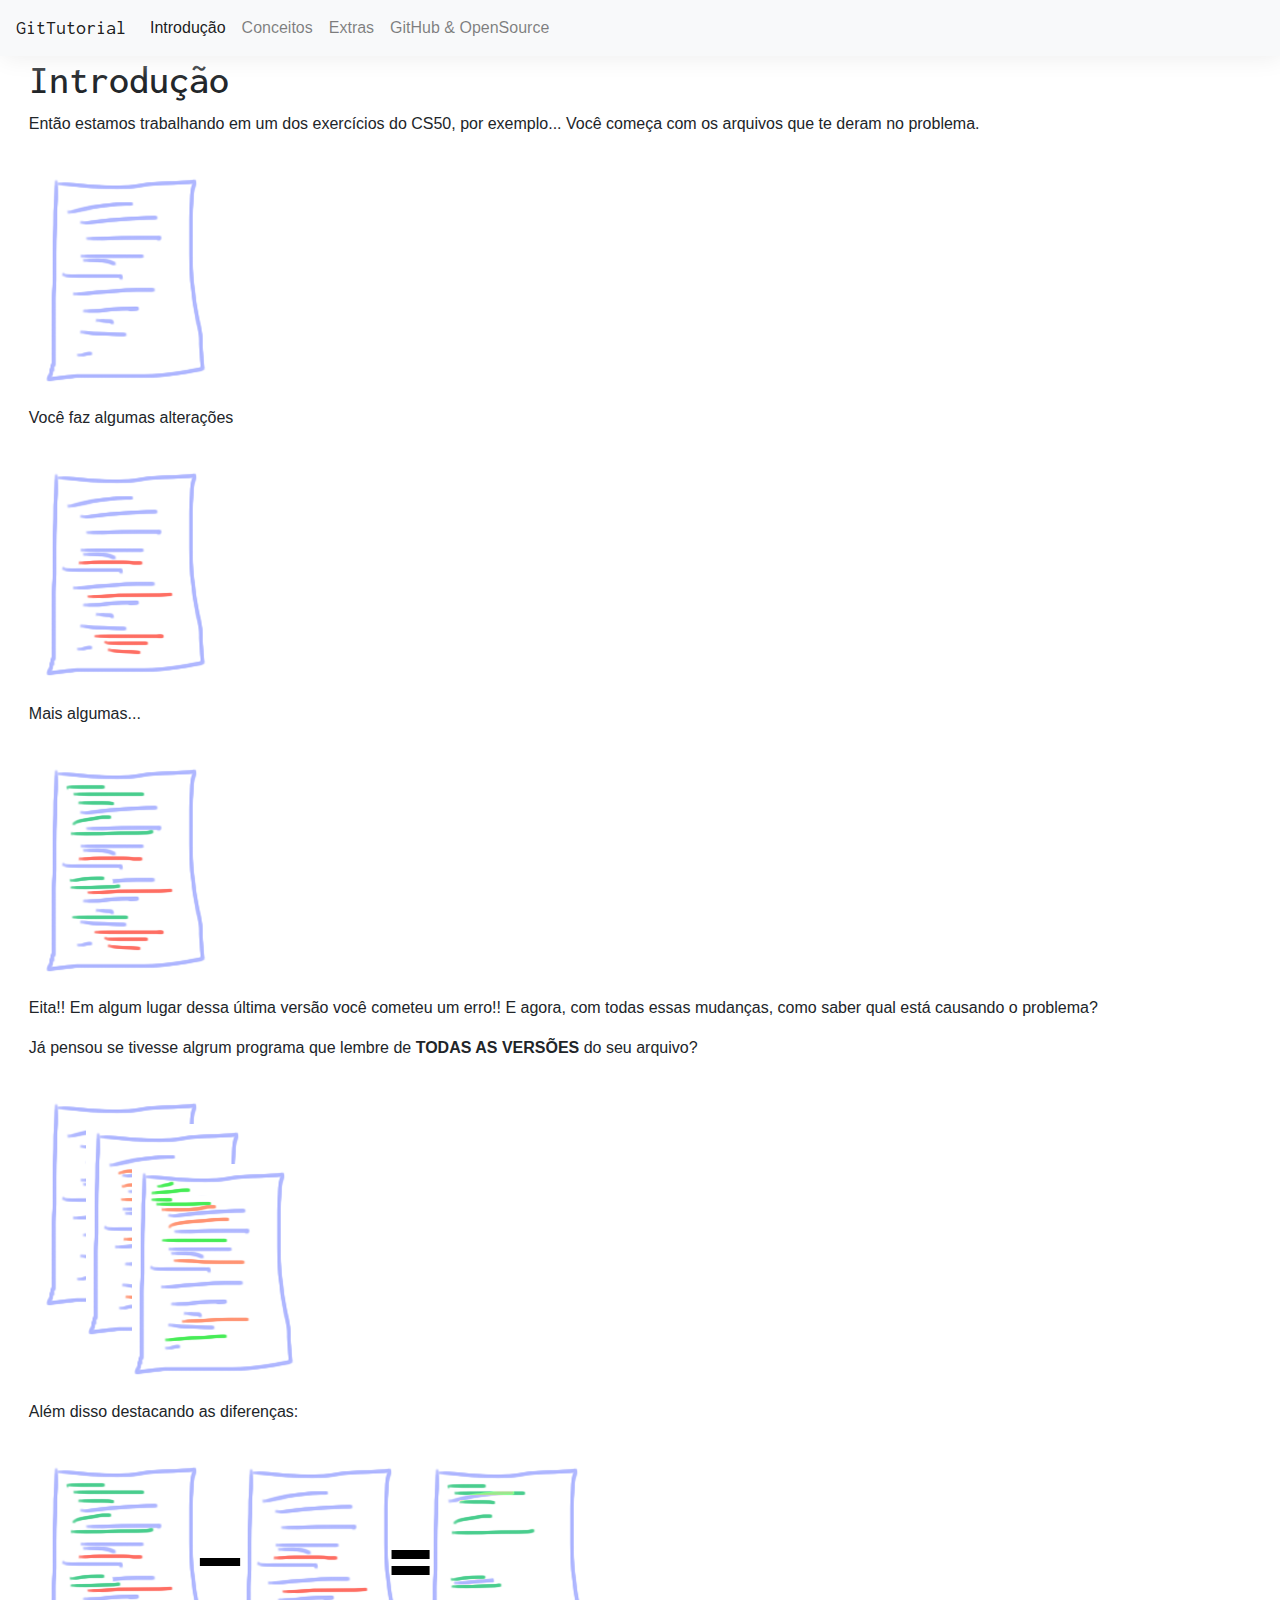
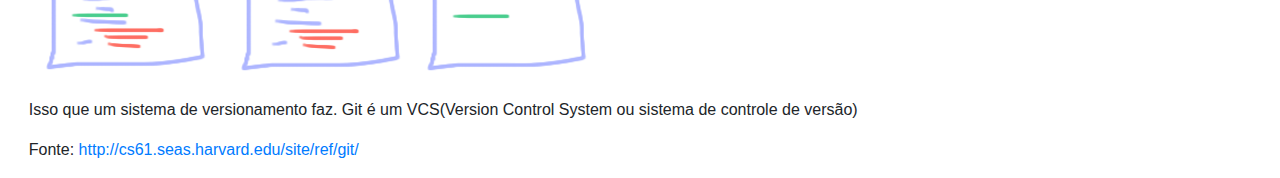
<file: index.html>
<!DOCTYPE html>
<html lang="en">
    <head>
        <link href="https://stackpath.bootstrapcdn.com/bootstrap/4.5.0/css/bootstrap.min.css"
         rel="stylesheet">
        <link href="styles.css" rel="stylesheet">
        <title>Git tutorial - MLEAL</title>
        <meta name="viewport" content="width=device-width, initial-scale=1.0" />
    </head>
    <body>
        <nav class="navbar navbar-expand-lg navbar-light bg-light shadowed">
            <a class="navbar-brand" href="#">GitTutorial</a>
            <button
              class="navbar-toggler"
              type="button"
              data-toggle="collapse"
              data-target="#navbarSupportedContent"
              aria-controls="navbarSupportedContent"
              aria-expanded="false"
              aria-label="Toggle navigation"
            >
              <span class="navbar-toggler-icon"></span>
            </button>

            <div class="collapse navbar-collapse" id="navbarSupportedContent">
              <ul class="navbar-nav mr-auto">
                <li class="nav-item active">
                  <a class="nav-link" href="#">Introdução <span class="sr-only">(select)</span></a>
                </li>
                <li class="nav-item">
                  <a class="nav-link" href="conceitos.html">Conceitos</a>
                </li>               
                <li class="nav-item">
                  <a class="nav-link" href="extras.html">Extras</a>
                </li>
                <li class="nav-item">
                  <a class="nav-link" href="github.html">GitHub & OpenSource</a>
                </li>
              </ul>            
            </div>
          </nav>

          <div class="intro">
            <h1>Introdução</h1>
            <p>Então estamos trabalhando em um dos exercícios do CS50, por exemplo...
              Você começa com os arquivos que te deram no problema.
            </p>
            <img src="imgs/Git001.png" alt="Git inicio">
            <p>Você faz algumas alterações</p>            
            <img src="imgs/Git002.png" alt="Git inicio">
            <p>Mais algumas...</p>
            <img src="imgs/Git003.png" alt="Git inicio">
            <p>Eita!! Em algum lugar dessa última versão você cometeu um erro!! E agora, com todas essas mudanças, como saber qual está causando o problema?</p>

            <p>Já pensou se tivesse algrum programa que lembre de <strong>TODAS AS VERSÕES</strong> do seu arquivo?</p>
            
            <img src="imgs/Git004.png" alt="Git inicio">
            <p>Além disso destacando as diferenças:</p>
            
            <img src="imgs/Git005.png" alt="Git inicio">

            <p>Isso que um sistema de versionamento faz. Git é um VCS(Version Control System ou sistema de controle de versão)</p>
            
            <p><en>Fonte: <a href="http://cs61.seas.harvard.edu/site/ref/git/" target="_blank">http://cs61.seas.harvard.edu/site/ref/git/</a></en></p>

            <script src="interactions.js"></script>
          </div>
    </body>
</html>
</file>
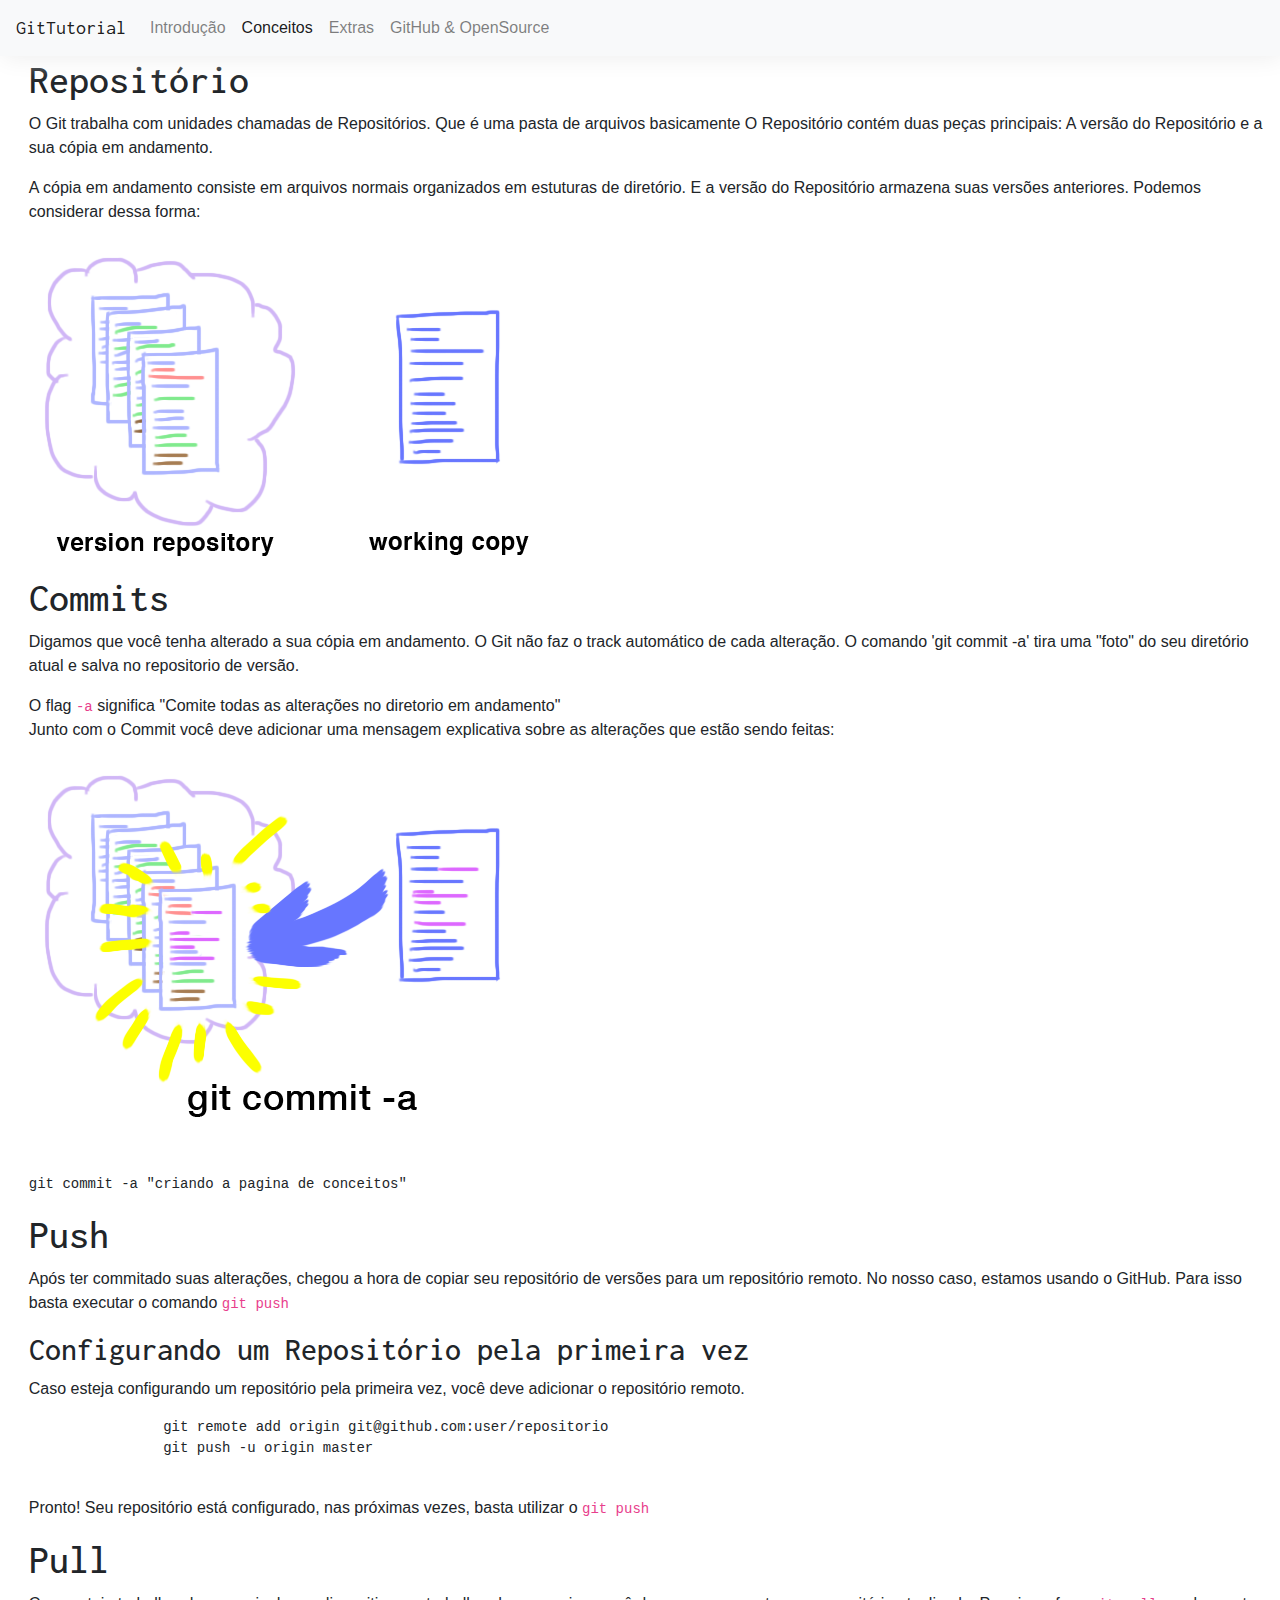
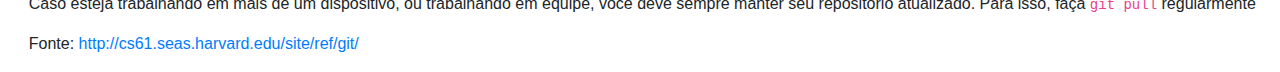
<file: conceitos.html>
<!DOCTYPE html>
<html lang="en">
    <head>
        <link href="https://stackpath.bootstrapcdn.com/bootstrap/4.5.0/css/bootstrap.min.css" rel="stylesheet">
        <link href="styles.css" rel="stylesheet">
        <title>Git tutorial - MLEAL</title>
        <meta name="viewport" content="width=device-width, initial-scale=1.0" />
    </head>
    <body>
        <nav class="navbar navbar-expand-lg navbar-light bg-light shadowed">
            <a class="navbar-brand" href="#">GitTutorial</a>
            <button class="navbar-toggler" type="button" data-toggle="collapse" data-target="#navbarSupportedContent" aria-controls="navbarSupportedContent" aria-expanded="false" aria-label="Toggle navigation">
              <span class="navbar-toggler-icon"></span>
            </button>
          
            <div class="collapse navbar-collapse" id="navbarSupportedContent">
              <ul class="navbar-nav mr-auto">
                <li class="nav-item">
                  <a class="nav-link" href="index.html">Introdução </a>
                </li>
                <li class="nav-item active">
                  <a class="nav-link" href="#">Conceitos<span class="sr-only">(select)</span></a>
                </li>               
                <li class="nav-item">
                  <a class="nav-link" href="extras.html">Extras</a>
                </li>
                <li class="nav-item">
                  <a class="nav-link" href="github.html">GitHub & OpenSource</a>
                </li>
              </ul>            
            </div>
          </nav>

          <div class="intro">
            <h1>Repositório</h1>
            <p>O Git trabalha com unidades chamadas de <en>Repositórios</en>. Que é uma pasta de arquivos basicamente
            O Repositório contém duas peças principais: A versão do Repositório e a sua cópia em andamento.</p>
                
            <p>A cópia em andamento consiste em arquivos normais organizados em estuturas de diretório. E a versão do Repositório armazena suas versões anteriores.
             Podemos considerar dessa forma:   
            </p>
            <img src="imgs/Git006.png" alt="repositorio vs copia">            

            <h1>Commits</h1>            
            <p>Digamos que você tenha alterado a sua cópia em andamento. O Git não faz o track automático de cada alteração. O comando 'git commit -a' tira uma "foto" do seu diretório atual e salva no repositorio de versão.</p>

            <en><span>O flag <code>-a</code> significa "Comite todas as alterações no diretorio em andamento"</span></en>

            <p>Junto com o Commit você deve adicionar uma mensagem explicativa sobre as alterações que estão sendo feitas:</p>
            
            <img src="imgs/Git010.png" alt="Commit">            

            <pre>git commit -a "criando a pagina de conceitos"</pre>

            <h1>Push</h1>
            <p>Após ter commitado suas alterações, chegou a hora de copiar seu repositório de versões para um repositório remoto.
                No nosso caso, estamos usando o GitHub. Para isso basta executar o comando <code>git push</code>
            </p>
            <h2>Configurando um Repositório pela primeira vez</h2>
            <p>Caso esteja configurando um repositório pela primeira vez, você deve adicionar o repositório remoto.</p>
            <pre>
                git remote add origin git@github.com:user/repositorio
                git push -u origin master
            </pre>

            <p>Pronto! Seu repositório está configurado, nas próximas vezes, basta utilizar o <code>git push</code></p>

            <h1>Pull</h1>    
            <p>Caso esteja trabalhando em mais de um dispositivo, ou trabalhando em equipe, você deve sempre manter seu repositório atualizado.
                Para isso, faça <code>git pull</code> regularmente
            </p>    
            <p><en>Fonte: <a href="http://cs61.seas.harvard.edu/site/ref/git/" target="_blank">http://cs61.seas.harvard.edu/site/ref/git/</a></en></p>
          </div>
          <script src="interactions.js"></script>

    </body>
</html>
</file>
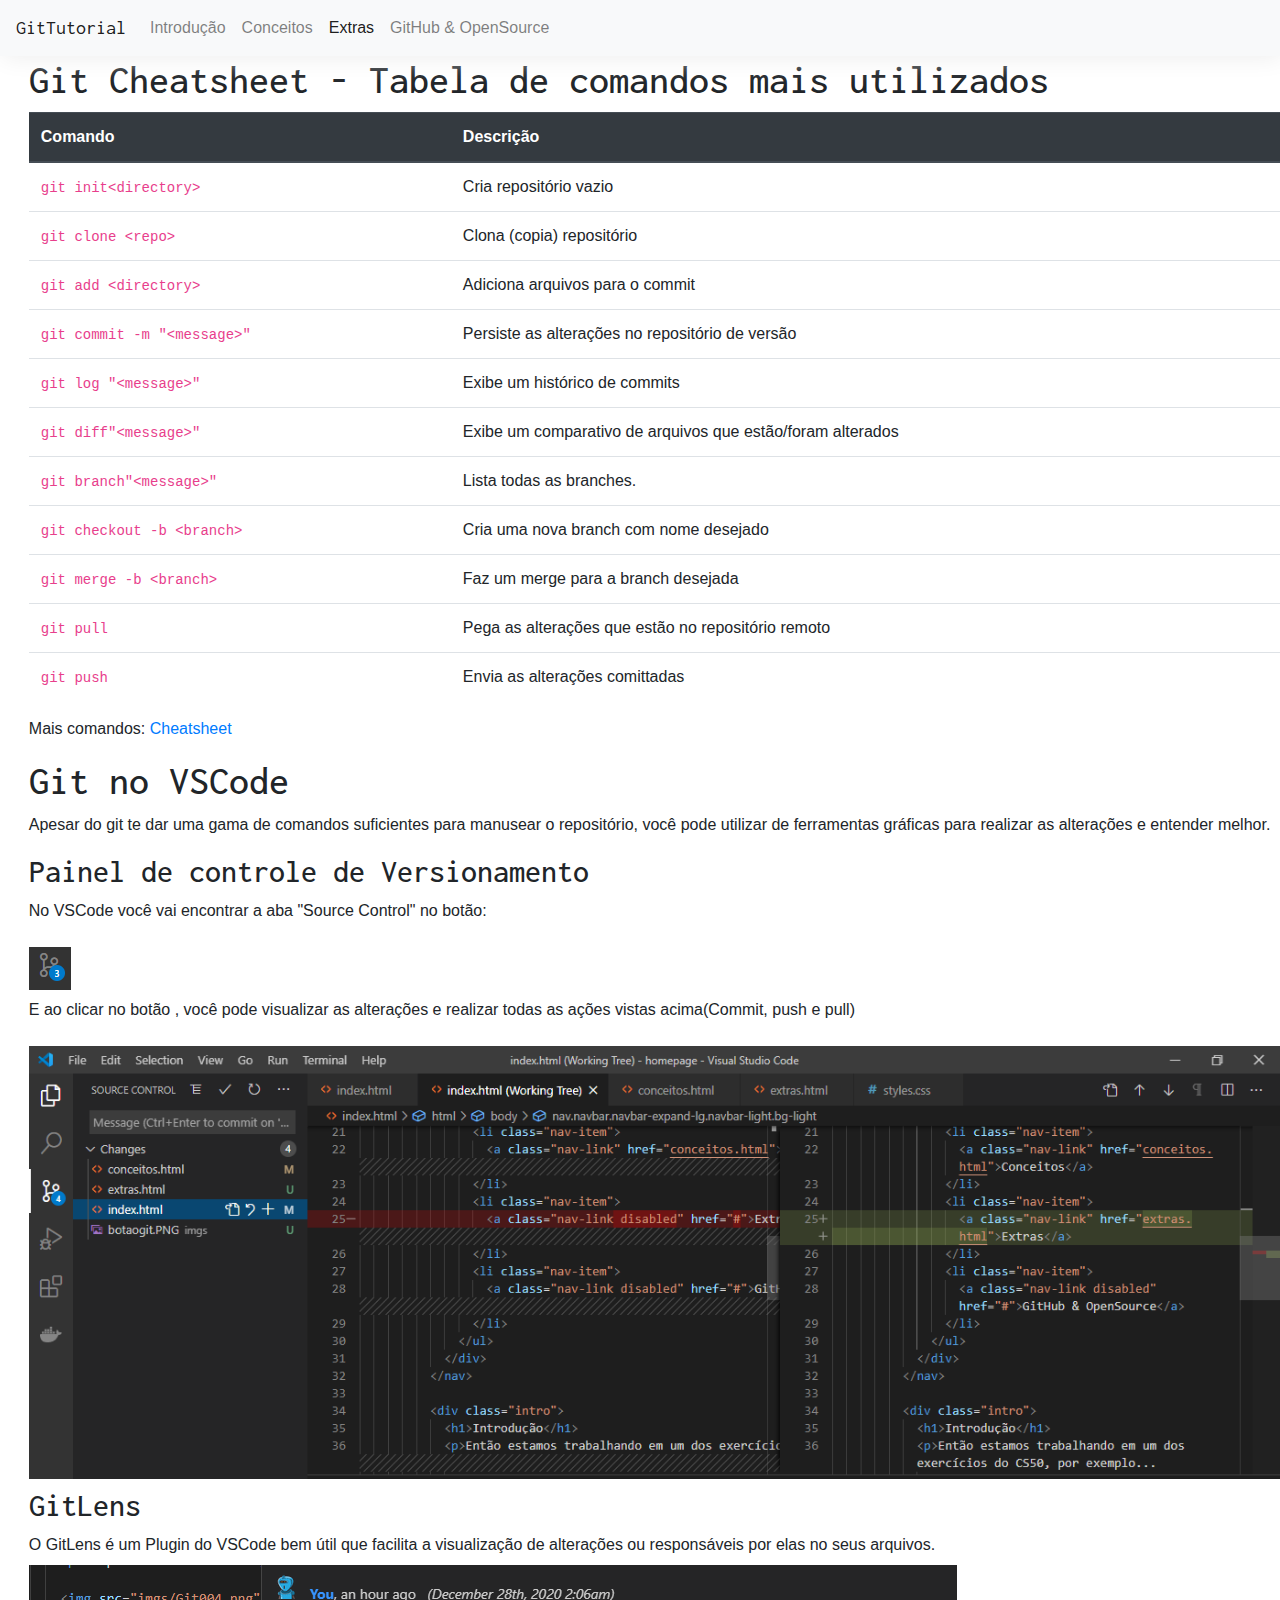
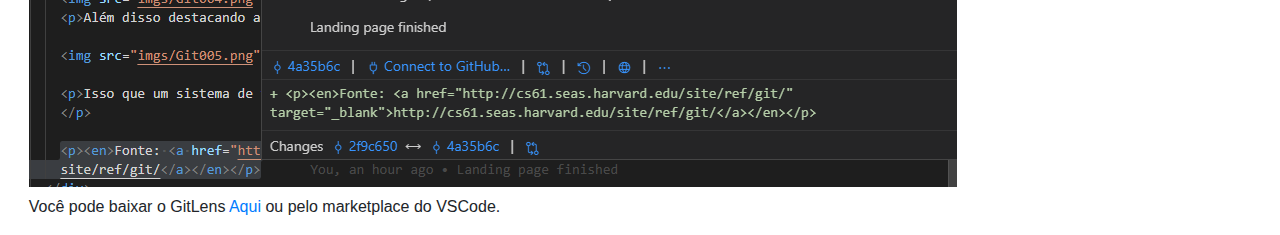
<file: extras.html>
<!DOCTYPE html>
<html lang="en">
    <head>
        <link href="https://stackpath.bootstrapcdn.com/bootstrap/4.5.0/css/bootstrap.min.css" rel="stylesheet">
        <link href="styles.css" rel="stylesheet">
        <title>Git tutorial - MLEAL</title>
        <meta name="viewport" content="width=device-width, initial-scale=1.0" />
    </head>
    <body>
        <nav class="navbar navbar-expand-lg navbar-light bg-light shadowed">
            <a class="navbar-brand" href="#">GitTutorial</a>
            <button class="navbar-toggler" type="button" data-toggle="collapse" data-target="#navbarSupportedContent" aria-controls="navbarSupportedContent" aria-expanded="false" aria-label="Toggle navigation">
              <span class="navbar-toggler-icon"></span>
            </button>
          
            <div class="collapse navbar-collapse" id="navbarSupportedContent">
              <ul class="navbar-nav mr-auto">
                <li class="nav-item">
                  <a class="nav-link" href="index.html">Introdução </a>
                </li>
                <li class="nav-item">
                  <a class="nav-link" href="conceitos.html">Conceitos</a>
                </li>               
                <li class="nav-item active">
                  <a class="nav-link disabled" href="#">Extras<span class="sr-only">(select)</span></a>
                </li>
                <li class="nav-item">
                  <a class="nav-link" href="github.html">GitHub & OpenSource</a>
                </li>
              </ul>            
            </div>
          </nav>

          <div class="intro">
            <h1>Git Cheatsheet - Tabela de comandos mais utilizados</h1>
            <table class="table">
                <thead class="thead-dark">
                    <tr>
                        <th>Comando</th>
                        <th>Descrição</th>
                    </tr>
                </thead>        
                <tbody>
                    <tr>
                        <td><code>git init&lt;directory></code></td>
                        <td>Cria repositório vazio</td>
                    </tr>
                    <tr>
                        <td><code>git clone &lt;repo></code></td>
                        <td>Clona (copia) repositório</td>
                    </tr>
                    <tr>
                        <td><code>git add &lt;directory></code></td>
                        <td>Adiciona arquivos para o commit</td>
                    </tr>
                    <tr>
                        <td><code>git commit -m "&lt;message>"</code></td>
                        <td>Persiste as alterações no repositório de versão</td>
                    </tr>
                    <tr>
                        <td><code>git log "&lt;message>"</code></td>
                        <td>Exibe um histórico de commits</td>
                    </tr>
                    <tr>
                        <td><code>git diff"&lt;message>"</code></td>
                        <td>Exibe um comparativo de arquivos que estão/foram alterados</td>
                    </tr>
                    <tr>
                        <td><code>git branch"&lt;message>"</code></td>
                        <td>Lista todas as branches.</td>
                    </tr>
                    <tr>
                        <td><code>git checkout -b &lt;branch></code></td>
                        <td>Cria uma nova branch com nome desejado</td>
                    </tr>
                    <tr>
                        <td><code>git merge -b &lt;branch></code></td>
                        <td>Faz um merge para a branch desejada</td>
                    </tr>
                    <tr>
                        <td><code>git pull</code></td>
                        <td>Pega as alterações que estão no repositório remoto </td>
                    </tr>
                    <tr>
                        <td><code>git push</code></td>
                        <td>Envia as alterações comittadas</td>
                    </tr>
                </tbody>        
            </table>
            <p><en >Mais comandos:
                <a href="https://www.atlassian.com/git/tutorials/atlassian-git-cheatsheet" target="_blank">Cheatsheet</a>
            </en></p>
            <h1>Git no VSCode</h1>
            <p>
                Apesar do git te dar uma gama de comandos suficientes para manusear o repositório, você pode utilizar de ferramentas gráficas para realizar as alterações e entender melhor.
            </p>
            <h2>Painel de controle de Versionamento</h2>
            
            <p>No VSCode você vai encontrar a aba "Source Control" no botão:</p>
            <img src="imgs/botaogit.PNG" alt="botao git">
            
            <p>E ao clicar no botão , você pode visualizar as alterações e realizar todas as ações vistas acima(Commit, push e pull)</p>
            <img src="imgs/Painel.png" alt="painel" class="img-fluid">
            
            <h2>GitLens</h2>
            O GitLens é um Plugin do VSCode bem útil que facilita a visualização de alterações ou responsáveis por elas no seus arquivos.
            <img src="imgs/gitlens.png" alt="painel" class="img-fluid">
            
            <p>Você pode baixar o GitLens <a href="https://github.com/eamodio/vscode-gitlens.git" target="_blank">Aqui</a> ou pelo marketplace do VSCode.</p>
          </div>
          <script src="interactions.js"></script>

    </body>
</html>
</file>
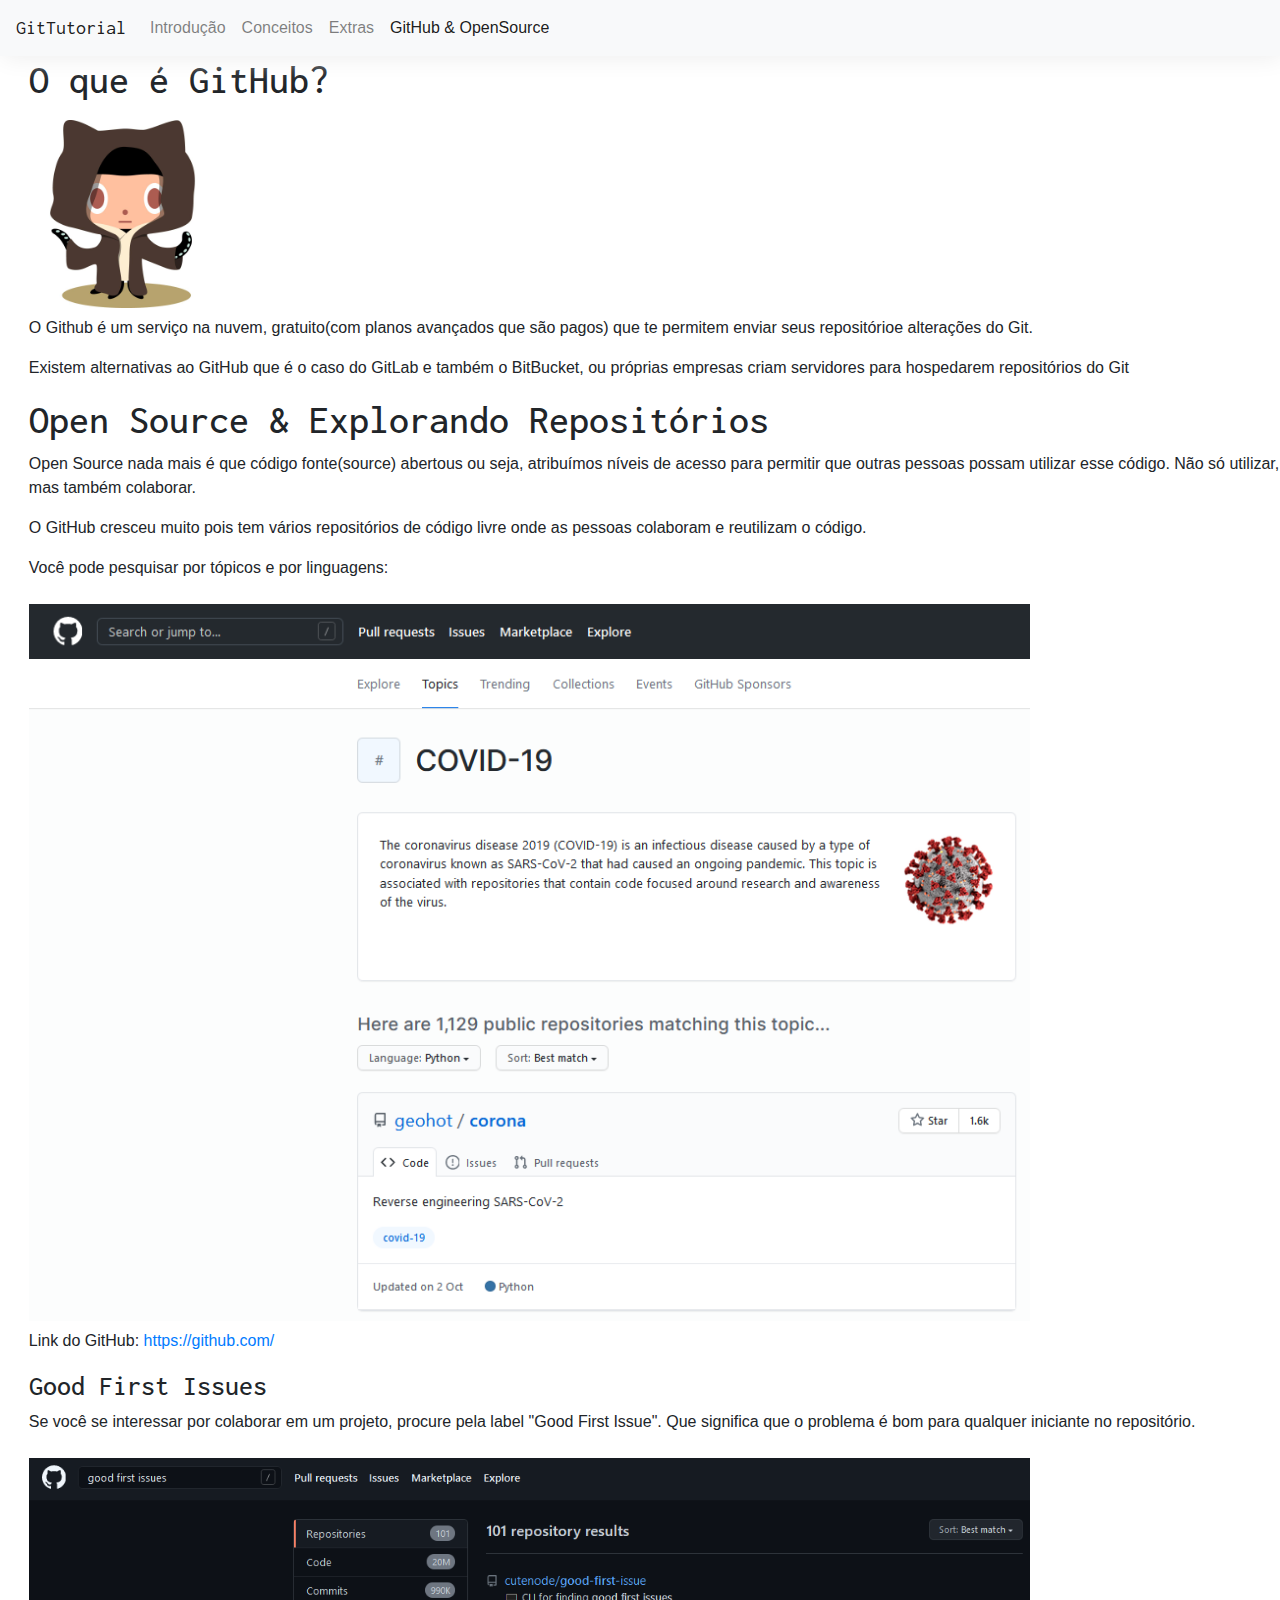
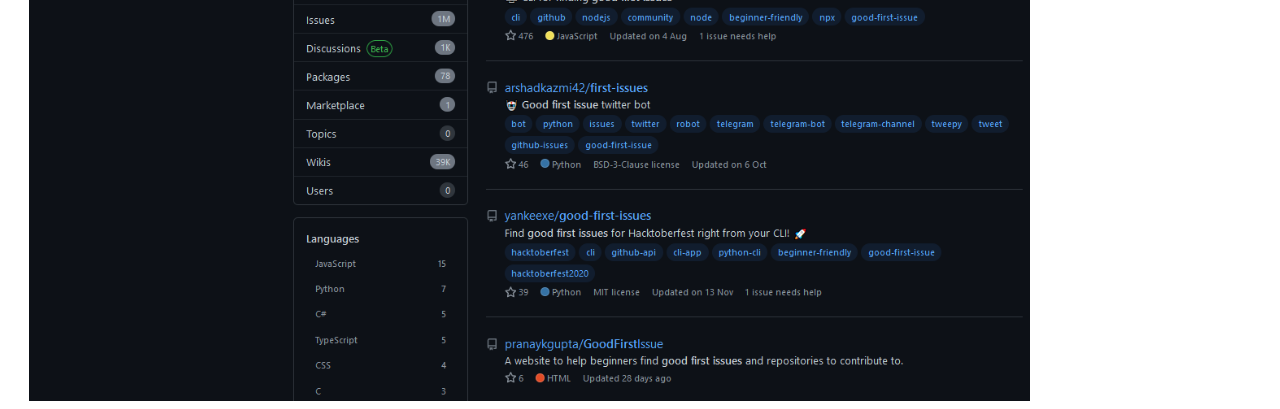
<file: github.html>
<!DOCTYPE html>
<html lang="en">
    <head>
        <link href="https://stackpath.bootstrapcdn.com/bootstrap/4.5.0/css/bootstrap.min.css" rel="stylesheet">
        <link href="styles.css" rel="stylesheet">
        <title>Git tutorial - MLEAL</title>
        <meta name="viewport" content="width=device-width, initial-scale=1.0" />
    </head>
    <body>
        <nav class="navbar navbar-expand-lg navbar-light bg-light shadowed">
            <a class="navbar-brand" href="#">GitTutorial</a>
            <button class="navbar-toggler" type="button" data-toggle="collapse" data-target="#navbarSupportedContent" aria-controls="navbarSupportedContent" aria-expanded="false" aria-label="Toggle navigation">
              <span class="navbar-toggler-icon"></span>
            </button>
          
            <div class="collapse navbar-collapse" id="navbarSupportedContent">
              <ul class="navbar-nav mr-auto">
                <li class="nav-item">
                  <a class="nav-link" href="index.html">Introdução </a>
                </li>
                <li class="nav-item">
                  <a class="nav-link" href="conceitos.html">Conceitos</a>
                </li>               
                <li class="nav-item">
                  <a class="nav-link" href="extras.html">Extras</a>
                </li>
                <li class="nav-item">
                  <a class="nav-link active" href="#">GitHub & OpenSource<span class="sr-only">(select)</span></a>
                </li>
              </ul>            
            </div>
          </nav>

          <div class="intro">
            <h1>O que é GitHub?</h1>
            <img src="imgs/octocat.jpg" alt="Gatinho" class="cat">
            <p>O Github é um serviço na nuvem, gratuito(com planos avançados que são pagos) que te permitem enviar seus repositórioe alterações do Git.</p>

            <p>Existem alternativas ao GitHub que é o caso do GitLab e também o BitBucket, ou próprias empresas criam servidores para hospedarem repositórios do Git </p>

            <h1>Open Source & Explorando Repositórios</h1>
            <p>
              Open Source nada mais é que código fonte(source) abertous ou seja, atribuímos níveis de acesso para permitir que outras pessoas possam utilizar esse código. Não só utilizar, mas também colaborar.
            </p>
            
            <p>O GitHub cresceu muito pois tem vários repositórios de código livre onde as pessoas colaboram e reutilizam o código.
            </p>
          
            <p>Você pode pesquisar por tópicos e por linguagens:</p>
            <img src="imgs/topics.PNG" alt="topics">
            <p>Link do GitHub: <a href="https://github.com/" target="_blank">https://github.com/</a></p>

            <h3>Good First Issues</h3>
            <p>Se você se interessar por colaborar em um projeto, procure pela label "Good First Issue". Que significa que o problema é bom para qualquer iniciante no repositório.</p>
            <img src="imgs/firstissue.png" alt="topics">

          </div>
          <script src="interactions.js"></script>

    </body>
</html>
</file>
<file: styles.css>
@import url('https://fonts.googleapis.com/css2?family=Inconsolata:wght@500&display=swap');

.intro{
    margin-left: 1.8rem;
}

img {
    max-width: 80%;
    margin-top: 0.5rem;
    margin-bottom: 0.5rem;
}

.cat{
    max-width: 15%;
}

body {
    align-items: center;
}

.shadowed{
    box-shadow: 2px 2px 25px #eee;
}

h1,h2,h3,h4,h5,h6, .navbar-brand{
    font-family: 'Inconsolata', monospace;
}
</file>
